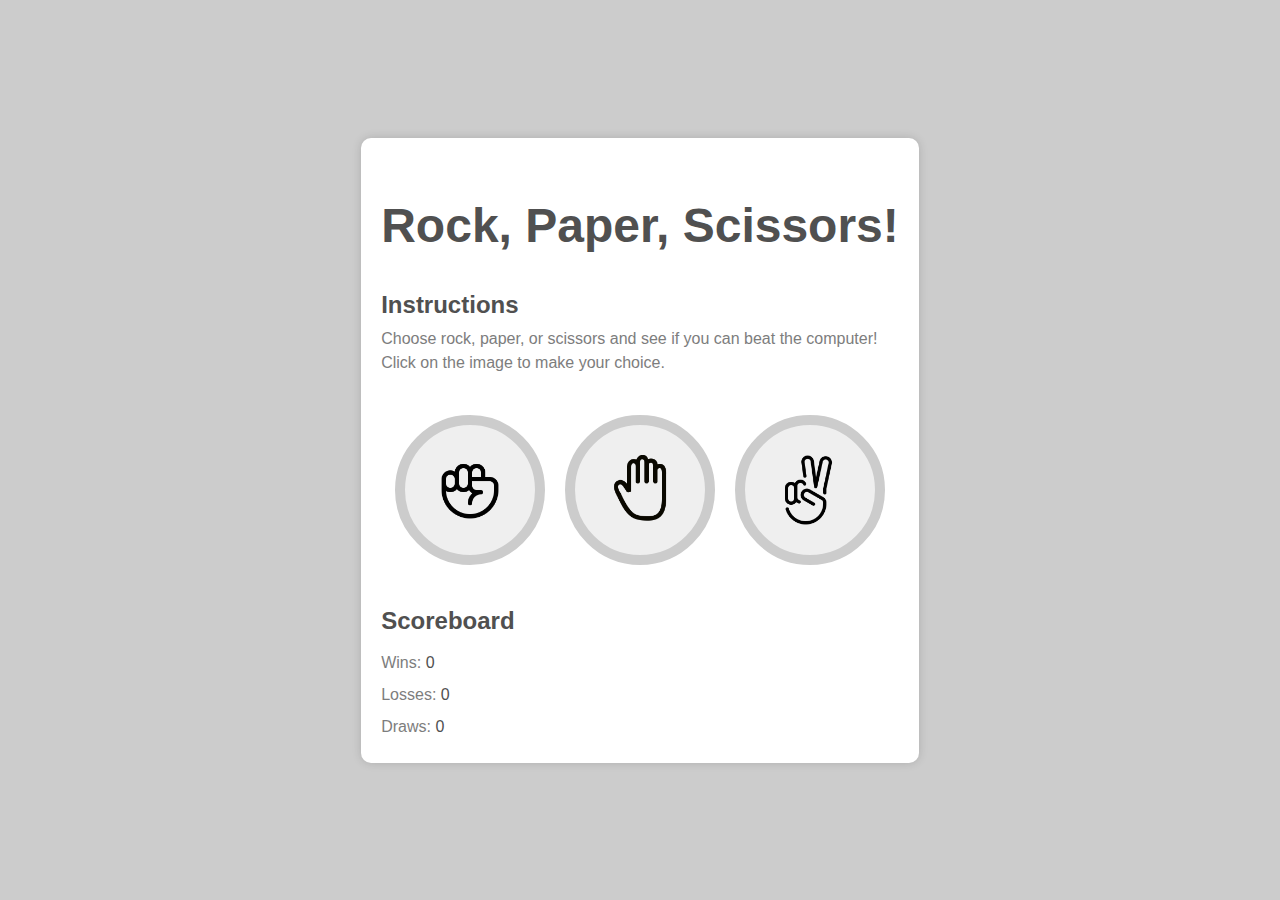
<file: rps/index.html>
<!DOCTYPE html>
<html lang="en">
<head>
  <meta charset="UTF-8">
  <meta name="viewport" content="width=device-width, initial-scale=1.0">
  <title>Rock, Paper, Scissors!</title>
  <link rel="stylesheet" href="styles.css">
  <script src="main.js" defer></script>
</head>
<body>
  <div class="container">
    <h1>Rock, Paper, Scissors!</h1>
    <article class="instructions">
      <h2>Instructions</h2>
      <p>Choose rock, paper, or scissors and see if you can beat the computer!</p>
      <p>Click on the image to make your choice.</p>
    </article>
    <article class="rps-icons">
      <button class="selection" data-selection="rock"><img src="images/rock.png" alt="rock" id="rock"></button>
      <button class="selection" data-selection="paper"><img src="images/paper.png" alt="paper" id="paper"></button>
      <button class="selection" data-selection="scissors"><img src="images/scissors.png" alt="scissors" id="scissors"></button>
    </article>
    <article class="scoreboard">
      <h2>Scoreboard</h2>
      <p>Wins: <span id="wins" data-result-win>0</span></p>
      <p>Losses: <span id="losses" data-result-lose>0</span></p>
      <p>Draws: <span id="ties" data-result-draw>0</span></p>
    </article>
  </div>
</body>
</html>
</file>
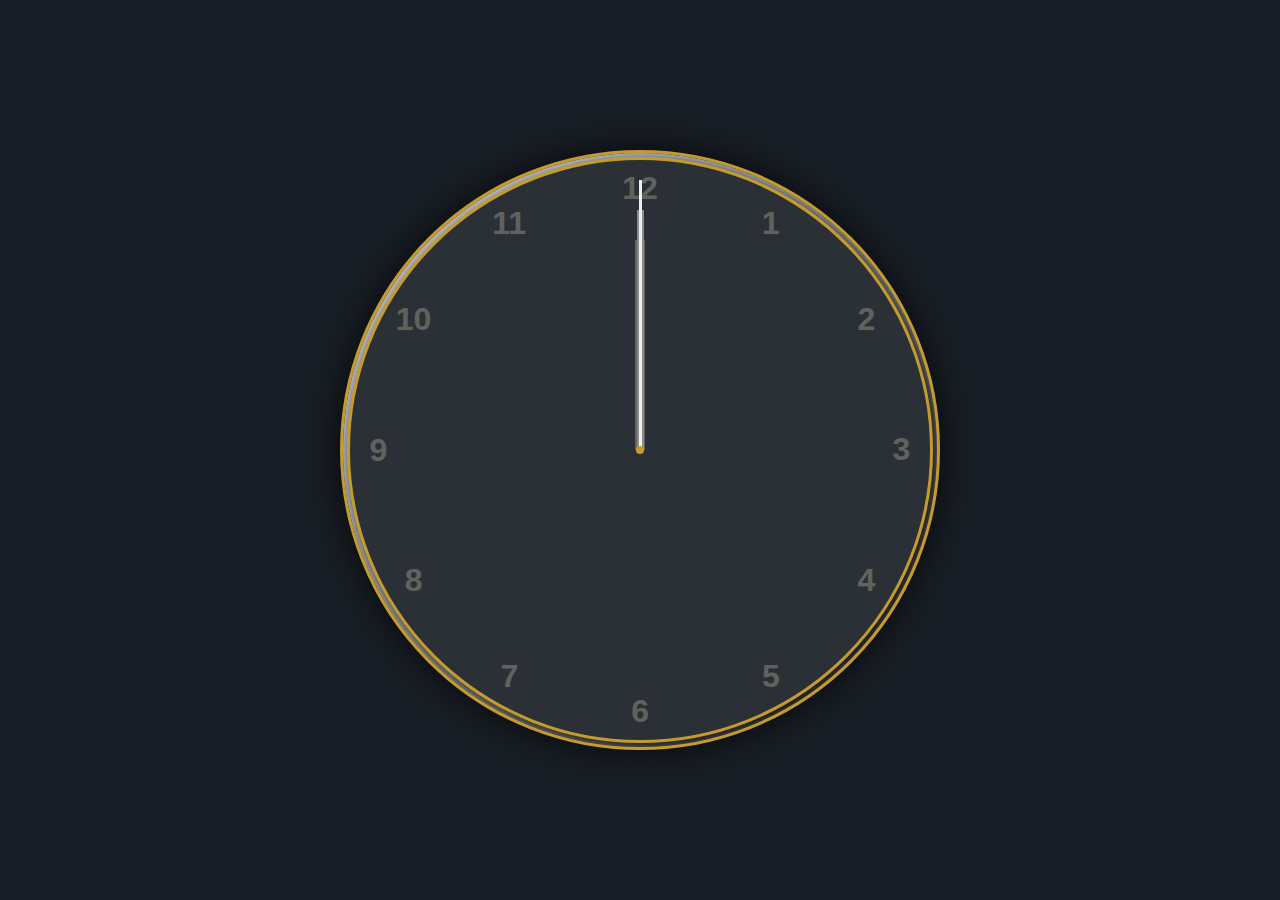
<file: clocks/bh_clock/index.html>
<!DOCTYPE html>
<html lang="en">
<head>
  <meta charset="UTF-8">
  <meta name="viewport" content="width=device-width, initial-scale=1.0">
  <title>Ben Hensor Dev - Clock</title>
  <link rel="stylesheet" href="style.css">
</head>
<body>
  <div class="container">


    <div class="clock">

        <div class="hand hour"><i></i></div>
        <div class="hand minute"><i></i></div>
        <div class="hand second"><i></i></div>

        <span style="--i:1"><b>1</b></span>
        <span style="--i:2"><b>2</b></span>
        <span style="--i:3"><b>3</b></span>
        <span style="--i:4"><b>4</b></span>
        <span style="--i:5"><b>5</b></span>
        <span style="--i:6"><b>6</b></span>
        <span style="--i:7"><b>7</b></span>
        <span style="--i:8"><b>8</b></span>
        <span style="--i:9"><b>9</b></span>
        <span style="--i:10"><b>10</b></span>
        <span style="--i:11"><b>11</b></span>
        <span style="--i:12"><b>12</b></span>

    </div>


  </div>
  <script src="script.js"></script>
</body>
</html>
</file>
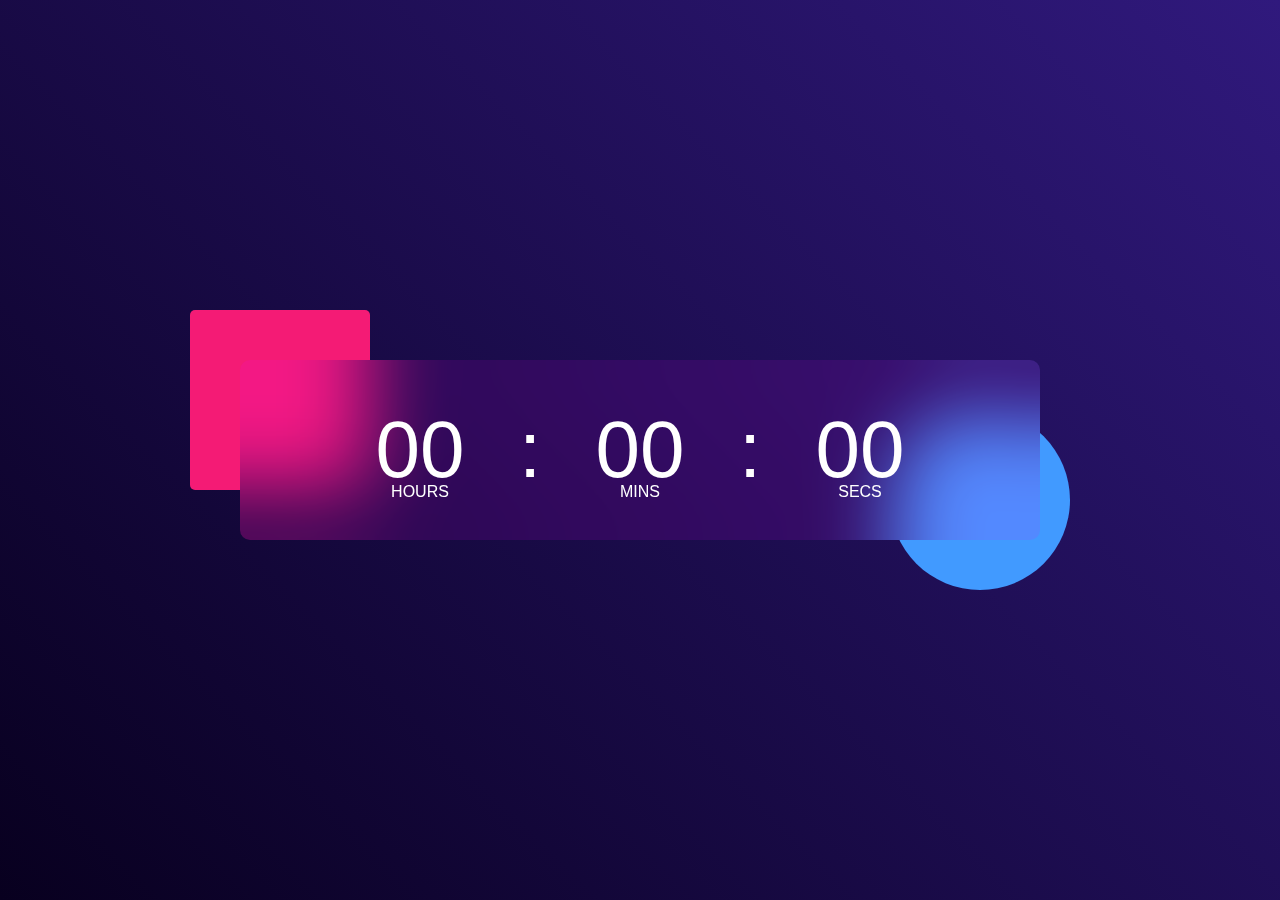
<file: clocks/great_stack/index.html>
<!DOCTYPE html>
<html lang="en">
<head>
  <meta charset="UTF-8">
  <meta name="viewport" content="width=device-width, initial-scale=1.0">
  <title>GreatStack Clock</title>
  <link rel="stylesheet" href="style.css">
</head>
<body>
  <div class="hero">
    <div class="container">
      <div class="clock">
        <span id="hrs">00</span>
        <span>:</span>
        <span id="min">00</span>
        <span>:</span>
        <span id="sec">00</span>
      </div>
    </div>
  </div>


  <script src="script.js"></script>
</body>
</html>
</file>
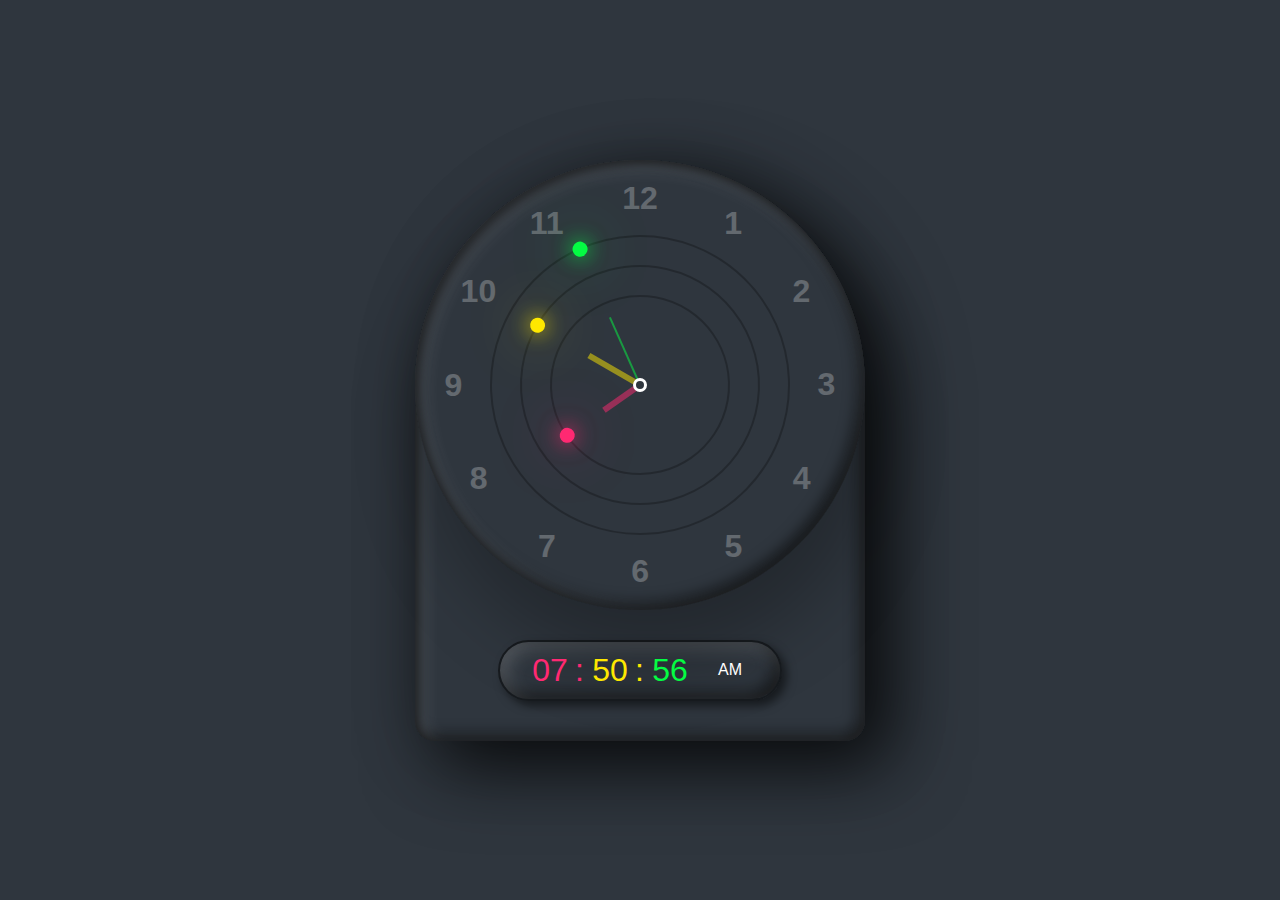
<file: clocks/online_tutorials/index.html>
<!DOCTYPE html>
<html lang="en">
<head>
  <meta charset="UTF-8">
  <meta name="viewport" content="width=device-width, initial-scale=1.0">
  <title>Online Tutorials - Clock</title>
  <link rel="stylesheet" href="style.css">
</head>
<body>
  <div class="container">
    <div class="clock">

      <div class="circle" id="sc"
      style="--clr:#04fc43"><i></i></div>
      <div class="circle circle2" id="mn"
      style="--clr:#fee800"><i></i></div>
      <div class="circle circle3" id="hr"
      style="--clr:#ff2972"><i></i></div>


      <span style="--i:1;"><b>1</b></span>
      <span style="--i:2;"><b>2</b></span>
      <span style="--i:3;"><b>3</b></span>
      <span style="--i:4;"><b>4</b></span>
      <span style="--i:5;"><b>5</b></span>
      <span style="--i:6;"><b>6</b></span>
      <span style="--i:7;"><b>7</b></span>
      <span style="--i:8;"><b>8</b></span>
      <span style="--i:9;"><b>9</b></span>
      <span style="--i:10;"><b>10</b></span>
      <span style="--i:11;"><b>11</b></span>
      <span style="--i:12;"><b>12</b></span>
    </div>

    <!--      DIGITAL CLOCK     -->


    <div id="time">
      <div id="hours" style="--clr:#ff2972">00</div>
      <div id="minutes" style="--clr:#fee800">00</div>
      <div id="seconds"style="--clr:#04fc43">00</div>
      <div id="ampm">AM</div>
    </div> 




  </div>

  <script src="script.js"></script>
</body>
</html>
</file>
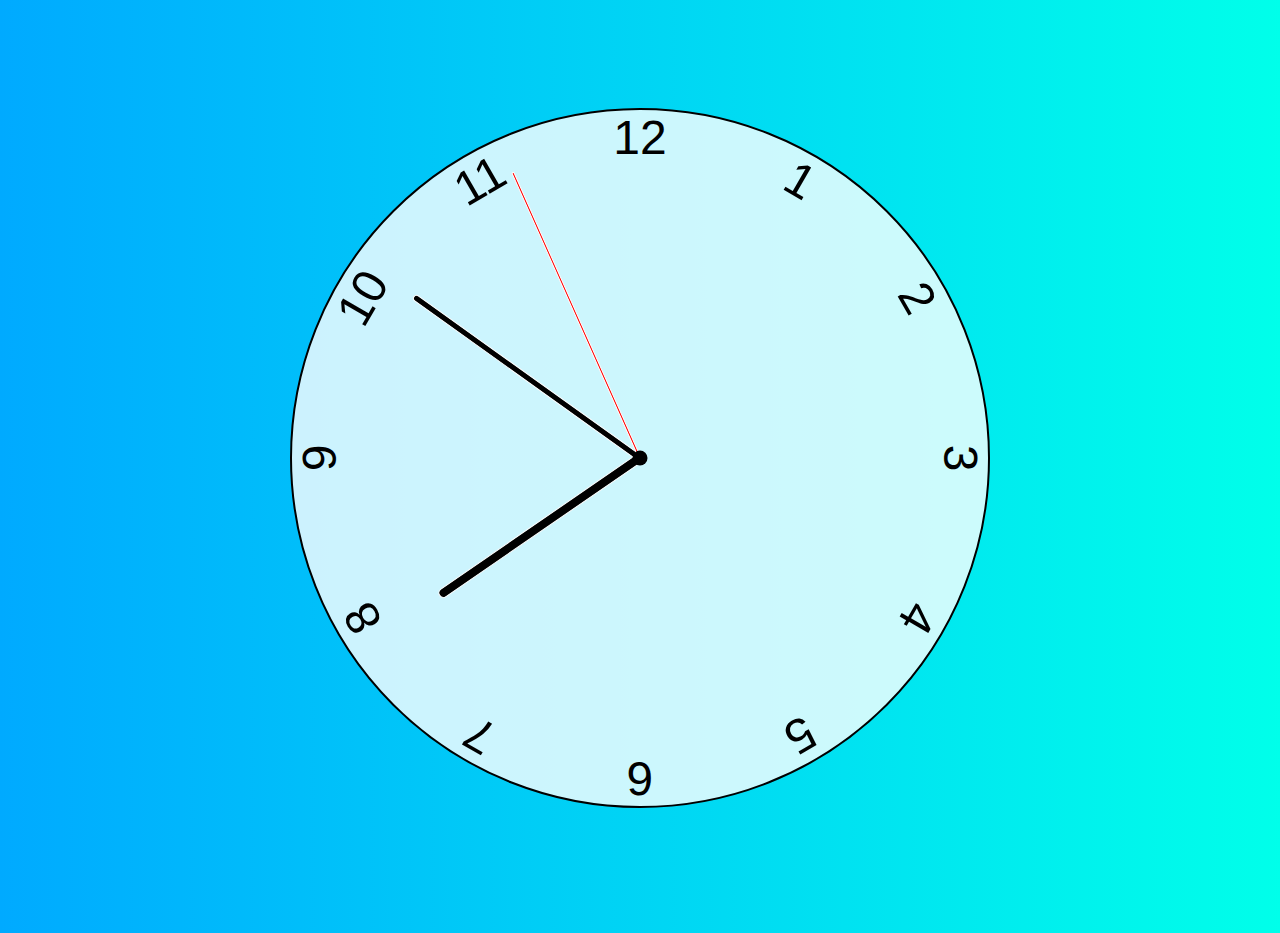
<file: clocks/web_dev_simplified/index.html>
<!DOCTYPE html>
<html lang="en">
<head>
  <meta charset="UTF-8">
  <meta name="viewport" content="width=device-width, initial-scale=1.0">
  <title>Web Dev Simplified - Clock</title>
  <link rel="stylesheet" href="style.css">
</head>
<body>
  <div class="clock">
    <div class="hand hour" data-hour-hand></div>
    <div class="hand minute" data-minute-hand></div>
    <div class="hand second" data-second-hand></div>
    <div class="number number1">1</div>
    <div class="number number2">2</div>
    <div class="number number3">3</div>
    <div class="number number4">4</div>
    <div class="number number5">5</div>
    <div class="number number6">6</div>
    <div class="number number7">7</div>
    <div class="number number8">8</div>
    <div class="number number9">9</div>
    <div class="number number10">10</div>
    <div class="number number11">11</div>
    <div class="number number12">12</div>
  </div>

  <script src="script.js"></script>
</body>
</html>
</file>
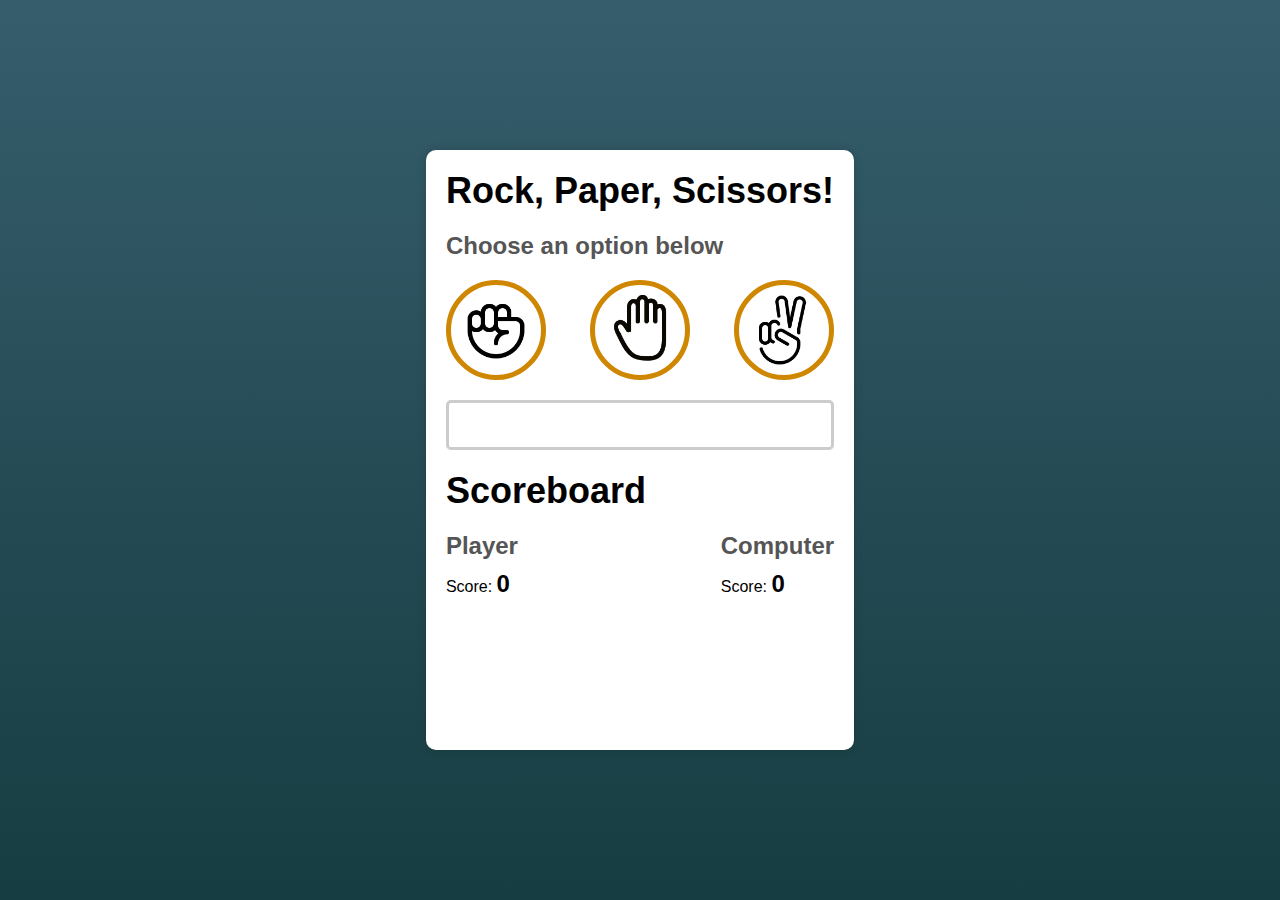
<file: rps/rps_v2/index.html>
<!DOCTYPE html>
<html lang="en">
<head>
  <meta charset="UTF-8">
  <meta name="viewport" content="width=device-width, initial-scale=1.0">
  <title>Rock, Paper, Scissors!</title>
  <link rel="stylesheet" href="styles.css">
  <script src="main.js" defer></script>
</head>
<body>
  <div class="container">
    <header>
      <h1>Rock, Paper, Scissors!</h1>
      <h2>Choose an option below</h2>
    </header>
    <article id="selection">
      <button class="selection" data-selection="rock"><img src="images/rock.png" alt="rock" id="rock"></button>
      <button class="selection" data-selection="paper"><img src="images/paper.png" alt="paper" id="paper"></button>
      <button class="selection" data-selection="scissors"><img src="images/scissors.png" alt="scissors" id="scissors"></button>
    </article>
    <article id="result">
      <h1 data-message></h1>
    </article>
    <article id="scoreboard">
      <h1>Scoreboard</h1>
      <div id="score-container">
        <div>
          <h2>Player</h2>
          <p>Score: <span data-result-player>0</span></p>
        </div>
        <div>
          <h2>Computer</h2>
          <p>Score: <span data-result-computer>0</span></p>
        </div>
      </div>
    </article>
  </div>
</body>
</html>
</file>
<file: rps/styles.css>
* {
  margin: 0;
  padding: 0;
  box-sizing: border-box;
  /* outline: 1px solid red; */
}

body {
  background-color: #ccc;
  font-family: 'Roboto', sans-serif;
  display: flex;
  justify-content: center;
  align-items: center;
  height: 100vh;
}

.container {
  max-width: 600px;
  min-height: 600px;
  padding: 20px;
  background-color: #ffffff;
  border-radius: 10px;
  box-shadow: 0 0 10px rgba(0, 0, 0, 0.15);
}

h1 {
  color: #505050;
  font-size: 3rem;
  margin: 40px 0;
}

h2 {
  color: #505050;
  margin-bottom: 10px;
}

span {
  color: #505050;
}

.instructions {
  color: #7d7d7d;
  line-height: 1.5rem;
}

.rps-icons {
  display: flex;
  justify-content: center;
  gap: 20px;
  margin: 40px 0;
}

.selection {
  width: 150px;
  height: 150px;
  border: 10px solid #ccc;
  border-radius: 50%;
  padding: 20px;
  outline: none;
  cursor: pointer;
  transition: all 0.15s ease;
}

.selection:hover {
  border-color: #7d7d7d;
  background-color: #ffffff;
}

.selection img {
  width: 100%;
  height: 100%;
  padding: 10px;
  transition: all 0.15s ease;
}

.selection:hover img {
  filter: brightness(0.5);
  scale: 1.1;
}

.scoreboard {
  color: #7d7d7d;
  line-height: 2rem;
}
</file>
<file: clocks/bh_clock/style.css>
* {
  margin: 0;
  padding: 0;
  box-sizing: border-box;
  font-family: 'Poppins', sans-serif;
}

body {
  display: flex;
  justify-content: center;
  align-items: center;
  min-height: 100vh;
  background: #181e25;
}

.container {
  position: relative;
  display: flex;
  justify-content: center;
  align-items: center;
}

.clock {
  border: 3px solid #c59b2e;
  border-radius: 50%;
  width: 600px;
  height: 600px;
  background: #2b3037;
  display: flex;
  justify-content: center;
  align-items: center;
  box-shadow: 0 0px 35px rgba(0, 0, 0, 0.75),
  inset 5px 5px 15px rgba(255, 255, 255, 0.8),
  inset -5px -5px 15px rgba(0, 0, 0, 0.9);
  display: flex;
  justify-content: center;
  align-items: center;
}

.clock::before {
  content: '';
  position: absolute;
  width: 580px;
  height: 580px;
  border: 3px solid #c59b2e;
  background: #2b3037;
  border-radius: 50%;
}

.clock::after {
  content: '';
  position: absolute;
  width: 8px;
  height: 8px;
  background: #c59b2e;
  border-radius: 50%;
  z-index: 1000;
}

.clock span {
  position: absolute;
  inset: 20px;
  color: #fff7ce;
  text-align: center;
  transform: rotate(calc(30deg * var(--i)));
}

.clock span b {
  font-size: 2em;
  opacity: 0.25;
  font-weight: 600;
  display: inline-block;
  transform: rotate(calc(-30deg * var(--i)));
}

.clock .hand {
  position: absolute;
  bottom: 50%;
  transform-origin: bottom;
  animation: rotate 60s linear infinite;
}

.clock .hand.second {
  width: 3px;
  height: 45%;
  background-color: #eee;
}

.clock .hand.minute {
  width: 7px;
  height: 40%;
  background-color: rgb(139, 139, 139);
}

.clock .hand.hour {
  width: 10px;
  height: 35%;
  background-color: rgb(99, 99, 99);
}
</file>
<file: clocks/great_stack/style.css>
* {
  margin: 0;
  padding: 0;
  box-sizing: border-box;
  font-family: 'Poppins', sans-serif;
}


.hero {
  width: 100%;
  min-height: 100vh;
  background: linear-gradient(45deg, #08001f, #30197d);
  color: #fff;
  position: relative;
}

.container {
  width: 800px;
  height: 180px;
  position: absolute;
  top: 50%;
  left: 50%;
  transform: translate(-50%, -50%);
}

.container::before {
  content: '';
  width: 180px;
  height: 180px;
  background: #f41b75;
  border-radius: 5px;
  position: absolute;
  left: -50px;
  top: -50px;
  z-index: -1;
}

.container::after {
  content: '';
  width: 180px;
  height: 180px;
  background: #419aff;
  border-radius: 50%;
  position: absolute;
  right: -30px;
  bottom: -50px;
  z-index: -1;
}

.clock {
  width: 100%;
  height: 100%;
  background: rgba(235, 0, 255, 0.11);
  border-radius: 10px;
  display: flex;
  align-items: center;
  justify-content: center;
  backdrop-filter: blur(40px);
}

.clock span {
  font-size: 80px;
  width: 110px;
  display: inline-block;
  text-align: center;
  position: relative;
}

.clock span::after {
  font-size: 16px;
  position: absolute;
  bottom: -5px;
  left: 50%;
  transform: translateX(-50%);
}

#hrs::after {
  content: 'HOURS';
}

#min::after {
  content: 'MINS';
}

#sec::after {
  content: 'SECS';
}
</file>
<file: clocks/online_tutorials/style.css>
* {
  margin: 0;
  padding: 0;
  box-sizing: border-box;
  font-family: 'Poppins', sans-serif;
}

body {
  display: flex;
  justify-content: center;
  align-items: center;
  min-height: 100vh;
  background: #2f363e;
}

.container {
  position: relative;
  background: #2f363e;
  /* min-height: 500px; */
  border-radius: 20px;
  border-top-left-radius: 225px;
  border-top-right-radius: 225px;
  box-shadow: 25px 25px 75px rgba(0, 0, 0, 0.75),
  10px 10px 70px rgba(0, 0, 0, 0.25), 
  inset 5px 5px 10px rgba(0, 0, 0, 0.5), 
  inset 5px 5px 20px rgba(255, 255, 255, 0.2),
  inset -5px -5px 15px rgba(0, 0, 0, 0.75);
  display: flex;
  flex-direction: column;
  justify-content: center;
  align-items: center;
}

.clock {
  position: relative;
  width: 450px;
  height: 450px;
  background: #2f363e;
  border-radius: 50%;
  box-shadow: 10px 50px 70px rgba(0, 0, 0, 0.25), 
  inset 5px 5px 10px rgba(0, 0, 0, 0.5), 
  inset 5px 5px 20px rgba(255, 255, 255, 0.2),
  inset -5px -5px 15px rgba(0, 0, 0, 0.75);
  display: flex;
  justify-content: center;
  align-items: center;
  margin-bottom: 30px;
}

.clock::before {
  content: '';
  position: absolute;
  width: 8px;
  height: 8px;
  background: #2f363e;
  border: 3px solid #fff;
  border-radius: 50%;
  z-index: 1000;
}

.clock span {
  position: absolute;
  inset: 20px;
  color: #fff;
  text-align: center;
  transform: rotate(calc(30deg * var(--i)))
}

.clock span b {
  font-size: 2em;
  opacity: 0.25;
  font-weight: 600;
  display: inline-block;
  transform: rotate(calc(-30deg * var(--i)));
}

.circle {
  position: absolute;
  width: 300px;
  height: 300px;
  border: 2px solid rgba(0, 0, 0, 0.25);
  border-radius: 50%;
  display: flex;
  justify-content: center;
  align-items: flex-start;
  z-index: 10;
}

.circle i {
  position: absolute;
  width: 6px;
  height: 50%;
  background: var(--clr);
  opacity: 0.5;
  transform-origin: bottom;
  transform: scaleY(0.5);
 
}

.circle:nth-child(1) i {
  width: 2px;
}

.circle:nth-child(2) i {
  width: 6px;
}

.circle2 {
  width: 240px;
  height: 240px;
  z-index: 9;
}

.circle3 {
  width: 180px;
  height: 180px;
  z-index: 8;
}

.circle::before {
  content: '';
  position: absolute;
  top: -8.5px;
  width: 15px;
  height: 15px;
  background: var(--clr);
  border-radius: 50%;
  box-shadow: 0 0 20px var(--clr),
  0 0 60px var(--clr);
}


/*      DIGITAL CLOCK     */

#time {
  margin-bottom: 40px;
  display: flex;
  padding: 10px 20px;
  font-size: 2em;
  font-weight: 600;
  border: 2px solid rgba(0, 0, 0, 0.5);
  border-radius: 40px;
  box-shadow: 5px 5px 10px rgba(0, 0, 0, 0.5),
  inset 5px 5px 20px rgba(255, 255, 255, 0.2),
  inset -5px -5px 15px rgba(0, 0, 0, 0.75);
}

#time div {
  position: relative;
  width: 60px;
  text-align: center;
  font-weight: 500;
  color: var(--clr);
}

#time div:nth-child(1)::after,
#time div:nth-child(2)::after {
  content: ':';
  position: absolute;
  right: -4px;
}

#time div:Last-Child {
  font-size: 0.5em;
  display: flex;
  justify-content: center;
  align-items: center;
  color: #fff;
}

#time div:nth-child(2)::after 
{
  animation: animate 1s steps(1) infinite;
}

@keyframes animate 
{
  0% 
  {
    opacity: 0;
  }
  50% 
  {
    opacity: 1;
  }
  100% 
  {
    opacity: 0;
  }
}
</file>
<file: clocks/web_dev_simplified/style.css>
*, *::after, *::before {
  box-sizing: border-box;
  font-family: 'Roboto', sans-serif;
}

body {
  background: linear-gradient(to right, hsl(200, 100%, 50%), hsl(175, 100%, 50%));
  display: flex;
  justify-content: center;
  align-items: center;
  min-height: 100vh;
  overflow: hidden;
}

.clock::after {
  content: '';
  position: absolute;
  background-color: black;
  z-index: 11;
  width: 15px;
  height: 15px;
  top: 50%;
  left: 50%;
  transform: translate(-50%, -50%);
  border-radius: 50%;
}

.clock {
  width: 700px;
  height: 700px;
  background-color: rgba(255, 255, 255, 0.8);
  border-radius: 50%;
  border: 2px solid black;
  position: relative;
}

.clock .number {
  --rotation: 0;
  position: absolute;
  width: 100%;
  height: 100%;
  text-align: center;
  transform: rotate(var(--rotation));
  font-size: 3rem;
}

.clock .number1 { --rotation: 30deg; }
.clock .number2 { --rotation: 60deg; }
.clock .number3 { --rotation: 90deg; }
.clock .number4 { --rotation: 120deg; }
.clock .number5 { --rotation: 150deg; }
.clock .number6 { --rotation: 180deg; }
.clock .number7 { --rotation: 210deg; }
.clock .number8 { --rotation: 240deg; }
.clock .number9 { --rotation: 270deg; }
.clock .number10 { --rotation: 300deg; }
.clock .number11 { --rotation: 330deg; }

.clock .hand {
  --rotation: 0;
  position: absolute;
  bottom: 50%;
  left: 50%;
  background-color: black;
  border: 1px solid white;
  border-top-left-radius: 10px;
  border-top-right-radius: 10px;
  transform-origin: bottom;
  z-index: 10;
  transform: translateX(-50%) rotate(calc(var(--rotation) * 1deg));
}

.clock .hand.second {
  width: 3px;
  height: 45%;
  background-color: red;
}

.clock .hand.minute {
  width: 7px;
  height: 40%;
  background-color: black;
}

.clock .hand.hour {
  width: 10px;
  height: 35%;
  background-color: black;
}
</file>
<file: rps/rps_v2/styles.css>
* {
  margin: 0;
  padding: 0;
  box-sizing: border-box;
  font-family: 'Trebuchet MS', 'Lucida Sans Unicode', 'Lucida Grande', 'Lucida Sans', Arial, sans-serif;
  /* outline: 1px solid red; */
}

body {
  display: flex;
  flex-direction: column;
  align-items: center;
  justify-content: center;
  height: 100vh;
  background: linear-gradient(rgb(54, 93, 108), rgb(22, 61, 65))
}

h1 {
  font-size: 36px;
}

h2 {
  color: #555;
}

.container {
  max-width: 600px;
  min-height: 600px;
  padding: 20px;
  background-color: #ffffff;
  border-radius: 10px;
  box-shadow: 0 0 10px rgba(0, 0, 0, 0.15);
}

article {
  margin: 20px 0;
}

header h1 {
  margin: 0 0 20px 0;
}

#selection {
  display: flex;
  justify-content: space-between;
}
  
button {
  cursor: pointer;
  width: 100px;
  height: 100px;
  padding: 10px;
  border-radius: 50%;
  border: 5px solid rgb(207, 134, 0);
  background-color: #ffffff;
  transition: all 0.15s ease;
}

button:hover {
  border: 5px solid rgb(0, 207, 10); 
  background-color: #404040;
}

button img {
  width: 100%;
  filter: none;
  transition: all 0.15s ease;
}

button:hover img {
  filter: invert(1);
  scale: 1.1;
}

#result {
  min-height: 50px;
  display: flex;
  justify-content: center;
  align-items: center;
  border: 3px solid #ccc;
  border-radius: 5px;
}

#scoreboard  h1 {
  margin-bottom: 20px;
}

#scoreboard h2 {
  margin-bottom: 10px;
  color: #555;
}

#score-container {
  display: flex;
  justify-content: space-between;
}

#scoreboard span {
  font-weight: bold;
  font-size: 24px;
}
</file>
